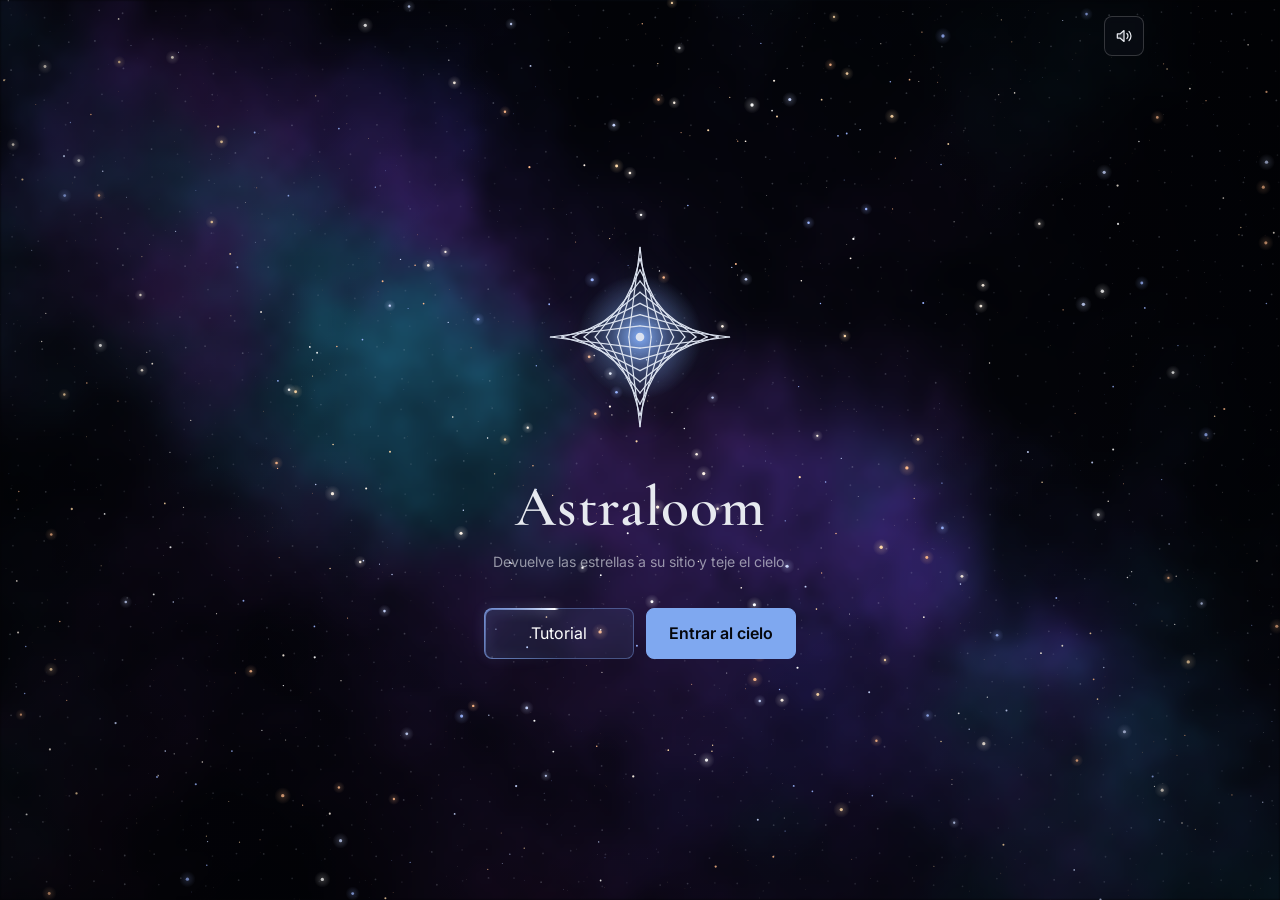
<file: index.html>
<!doctype html>
<html lang="es">
<head>
  <meta charset="utf-8">
  <meta name="viewport" content="width=device-width, initial-scale=1">
  <title>Astraloom</title>
  <meta name="description" content="Juego relajante de constelaciones: teje estrellas reales y despierta nebulosas. Sin tiempo ni derrota.">
  <link rel="icon" href="assets/favicon.svg" type="image/svg+xml">
  <link rel="preconnect" href="https://fonts.googleapis.com">
  <link rel="preconnect" href="https://fonts.gstatic.com" crossorigin>
  <link href="https://fonts.googleapis.com/css2?family=Cormorant+Garamond:wght@600&family=IBM+Plex+Mono:wght@400;500&family=Inter:wght@400;500;600&display=swap" rel="stylesheet">
  <link rel="stylesheet" href="estilos.css">
</head>
<body>
  <main id="app"><p class="cargando">Preparando el cielo…</p></main>
  <script src="assets/vendor/tone.js" defer></script>
  <script type="module" src="src/main.js"></script>
</body>
</html>
</file>
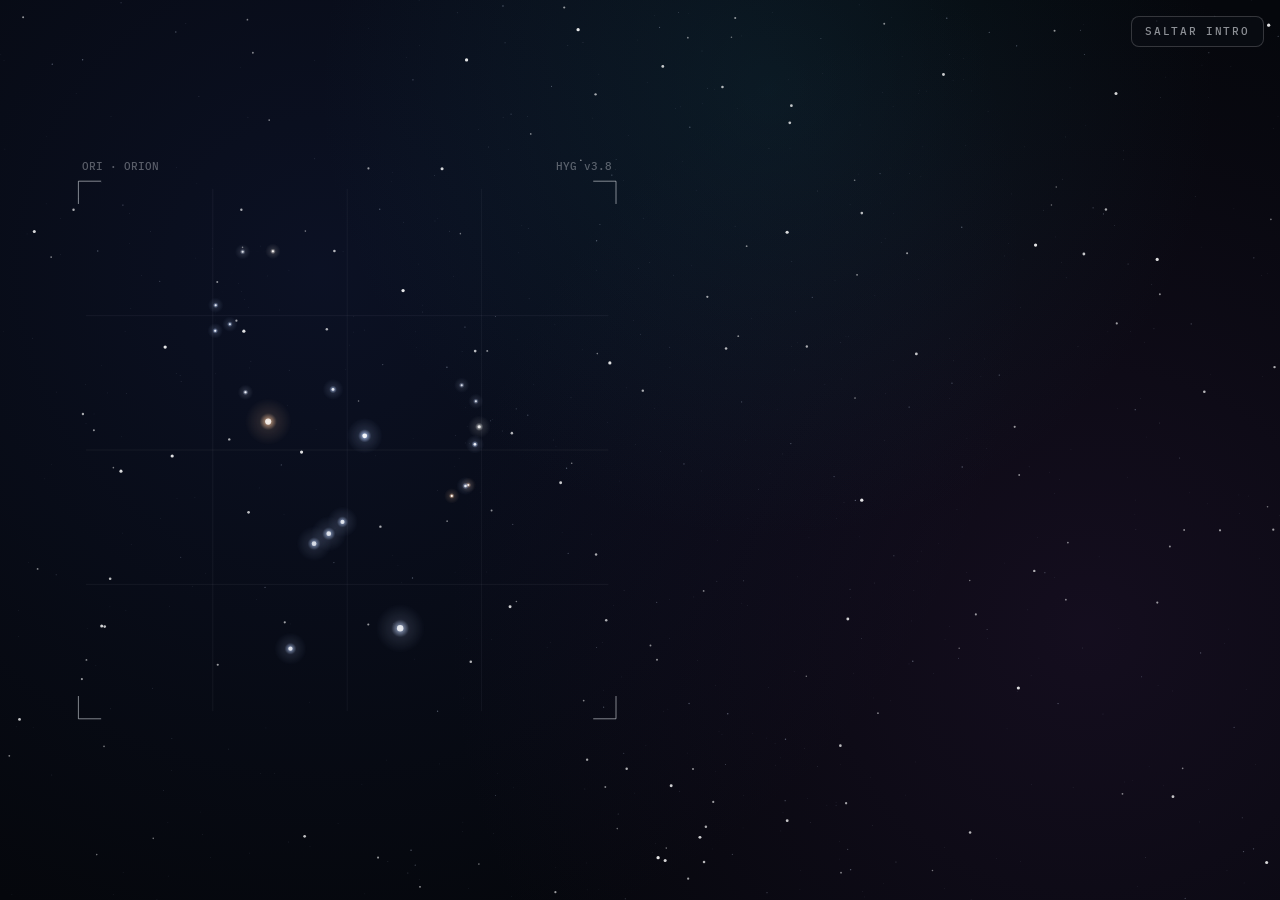
<file: intro.html>
<!doctype html>
<html lang="es">
<head>
<meta charset="utf-8">
<meta name="viewport" content="width=device-width, initial-scale=1, viewport-fit=cover">
<title>Astraloom · Intro</title>
<link rel="preconnect" href="https://fonts.googleapis.com">
<link rel="preconnect" href="https://fonts.gstatic.com" crossorigin>
<link href="https://fonts.googleapis.com/css2?family=Cormorant+Garamond:wght@600&family=IBM+Plex+Mono:wght@400;500&family=Inter:wght@200;300;400&display=swap" rel="stylesheet">
<style>
  /* Astraloom · intro animado, estilo observatorio: la figura real de Orión en un visor,
     y al lado, en letra limpia, lo que se hace en cada nivel. Ordena (Aprendiz), Teje
     (Tejedora) y Despierta (nace M42, la nebulosa que duerme en Orión). Al final, el logo. */
  :root { --noche: #05070c; --bruma: #e6e9ef; --bruma-suave: #e6e9ef99; --tenue: #e6e9ef59; --azul: #7fa8f0; color-scheme: dark; }
  * { box-sizing: border-box; }
  html, body { margin: 0; height: 100%; background: var(--noche); color: var(--bruma); overflow: hidden; font: 15px/1.5 'Inter', system-ui, sans-serif; }
  canvas { position: fixed; inset: 0; width: 100%; height: 100%; display: block; }

  /* Bloque de texto de cada escena */
  .panel { position: fixed; pointer-events: none; }
  .escena { position: absolute; inset: 0 auto auto 0; width: 100%; opacity: 0; transition: opacity .8s ease, transform .8s ease; }
  .escena.activa { opacity: 1; }
  .escena.sale { opacity: 0; transform: translateY(-10px); }
  .indice { display: flex; align-items: center; gap: .8rem; font: 500 .7rem/1 'IBM Plex Mono', monospace; letter-spacing: .24em; text-transform: uppercase; color: var(--azul); }
  .indice i { display: block; height: 1px; width: 0; background: var(--azul); opacity: .7; transition: width 1.2s cubic-bezier(.2, .8, .2, 1) .2s; }
  .activa .indice i { width: 48px; }
  .palabra { margin: .9rem 0 .7rem; font: 200 clamp(2rem, 4.8vw, 4.2rem)/1 'Inter', system-ui, sans-serif; text-transform: uppercase; letter-spacing: .26em; white-space: nowrap; }
  .palabra span { display: inline-block; opacity: 0; transform: translateY(.35em); filter: blur(6px);
    transition: opacity .9s ease, transform 1.1s cubic-bezier(.2, .8, .2, 1), filter .9s ease; transition-delay: calc(var(--i) * 70ms + .15s); }
  .activa .palabra span { opacity: 1; transform: none; filter: none; }
  .frase { margin: 0; font-weight: 300; font-size: clamp(.98rem, 2.6vw, 1.15rem); color: var(--bruma-suave); opacity: 0; transition: opacity 1s ease .7s; }
  .dato { margin-top: 1.4rem; display: flex; gap: 1.6rem; font: 400 .72rem/1.4 'IBM Plex Mono', monospace; letter-spacing: .12em; text-transform: uppercase; color: var(--tenue); opacity: 0; transition: opacity 1s ease 1s; }
  .dato b { display: block; font: 400 1.35rem/1.2 'IBM Plex Mono', monospace; letter-spacing: .04em; color: var(--bruma); font-variant-numeric: tabular-nums; }
  .activa .frase, .activa .dato { opacity: 1; }

  .final { position: fixed; left: 0; right: 0; text-align: center; padding: 0 16px; pointer-events: none; }
  .final > * { opacity: 0; transform: translateY(16px); transition: opacity 1s ease, transform 1.1s cubic-bezier(.2, .8, .2, 1); }
  .final > .marca { transform: translateY(-28px); } /* el nombre baja desde el logo */
  .final.visible > * { opacity: 1; transform: none; }
  .final.visible > :nth-child(2) { transition-delay: .35s; }
  .final.visible > :nth-child(3) { transition-delay: .8s; }
  .marca { font: 600 clamp(2.6rem, 9vw, 4.2rem)/1.1 'Cormorant Garamond', Georgia, serif; margin: 0; }
  .lema { color: var(--bruma-suave); margin: .3rem 0 1.6rem; font-size: clamp(.95rem, 3.4vw, 1.1rem); }
  .botones { display: flex; gap: .75rem; justify-content: center; flex-wrap: wrap; pointer-events: auto; }
  .boton { font: inherit; font-size: 1rem; padding: .75rem 1.2rem; min-width: 150px; border-radius: 8px; border: 1px solid #ffffff2e; background: #0a0d15b3; color: var(--bruma); cursor: pointer; text-decoration: none; }
  .boton:hover { border-color: #dce3f0; }
  .boton.principal { background: var(--azul); border-color: var(--azul); color: var(--noche); font-weight: 600; }
  .saltar { position: fixed; top: max(16px, env(safe-area-inset-top)); right: 16px; z-index: 2; font: 500 .7rem/1 'IBM Plex Mono', monospace; letter-spacing: .16em; text-transform: uppercase; padding: .6rem .9rem; border-radius: 8px; border: 1px solid #ffffff2e; background: #0a0d15b3; color: var(--bruma-suave); cursor: pointer; transition: opacity .6s; }
  .saltar:hover { color: #fff; border-color: #ffffff59; }
  .saltar.oculto { opacity: 0; pointer-events: none; }
</style>
</head>
<body>
<canvas id="cielo" aria-hidden="true"></canvas>
<button class="saltar" id="saltar">Saltar intro</button>
<div class="panel" id="panel" aria-live="polite">
  <section class="escena" data-n="0">
    <div class="indice"><span>01 / 03 · Aprendiz</span><i></i></div>
    <h2 class="palabra">Ordena</h2>
    <p class="frase">Devuelve cada estrella a su hueco.</p>
    <div class="dato"><span><b id="cuenta-estrellas">00 / 21</b>estrellas</span><span><b>Orion</b>constelación</span></div>
  </section>
  <section class="escena" data-n="1">
    <div class="indice"><span>02 / 03 · Tejedora</span><i></i></div>
    <h2 class="palabra">Teje</h2>
    <p class="frase">Une sus estrellas con hilos de luz.</p>
    <div class="dato"><span><b id="cuenta-hilos">00 / 24</b>hilos</span><span><b>AR 05h 30m</b>DEC +06° 28′</span></div>
  </section>
  <section class="escena" data-n="2">
    <div class="indice"><span>03 / 03 · Despertar</span><i></i></div>
    <h2 class="palabra">Despierta</h2>
    <p class="frase">Y nace lo que dormía en el cielo.</p>
    <div class="dato"><span><b>M42</b>Nebulosa de Orión</span><span><b>1.340</b>años luz</span></div>
  </section>
</div>
<div class="final" id="final">
  <h1 class="marca">Astraloom</h1>
  <p class="lema">Devuelve las estrellas a su sitio y teje el cielo.</p>
  <div class="botones">
    <button class="boton" id="repetir">Ver otra vez</button>
    <a class="boton principal" href="https://claude.ai/artifact/EiVPPhq5S6vF5J548GAdyu" target="_top">Entrar al cielo</a>
  </div>
</div>
<script type="module">
// La nebulosa del final es M42, pintada con el mismo código que el juego.
import { pintarObjeto } from './src/nebulosas.js';

const M42 = { id: 'M42', forma: 'nebulosa_difusa', colores: [
  { hex: '#e0476a', peso: 0.55 }, { hex: '#3fd0c0', peso: 0.25 }, { hex: '#6f8fe8', peso: 0.15 }, { hex: '#2a1c22', peso: 0.05 }] };

// Orión tal como lo proyecta el juego (contenido/datos, HYG v3.8 + Stellarium): [hip, x, y, magnitud, color].
const ESTRELLAS = [[22449,.779,.451,3.19,'#fffef9'],[22509,.772,.397,4.35,'#cadaff'],[22549,.77,.488,3.68,'#bdd2ff'],[22730,.756,.574,5.33,'#ffc393'],[22797,.75,.576,3.71,'#bbd1ff'],[22845,.742,.363,4.64,'#d0deff'],[23123,.721,.597,4.47,'#ffcea6'],[24436,.612,.877,.18,'#c6d8ff'],[25336,.537,.47,1.64,'#b7cfff'],[25930,.49,.652,2.25,'#bbd1ff'],[26207,.47,.372,3.39,'#bcd2ff'],[26311,.461,.677,1.69,'#bad1ff'],[26727,.43,.698,1.74,'#b9d0ff'],[27366,.38,.92,2.07,'#bcd1ff'],[27913,.343,.08,4.39,'#fff6ed'],[27989,.333,.44,.45,'#ffc99c'],[28614,.285,.378,4.12,'#d8e3ff'],[28716,.279,.081,4.64,'#dfe7ff'],[29038,.252,.234,4.42,'#bcd2ff'],[29426,.221,.248,4.45,'#bbd1ff'],[29434,.222,.194,4.95,'#bdd2ff']];
const LINEAS = [[26727,26311],[26311,25930],[29434,29426],[29434,28716],[28716,27913],[29426,29038],[29038,27913],[29426,28614],[28614,27989],[27989,26727],[26727,27366],[27366,24436],[24436,25930],[25930,25336],[25336,26207],[26207,27989],[25336,22449],[22449,22549],[22549,22730],[22730,22797],[22797,23123],[22449,22509],[22509,22845],[29038,28614]];
const OBJETO = [.469, .781]; // M42, bajo el cinturón

const lienzo = document.getElementById('cielo'), ctx = lienzo.getContext('2d');
const panel = document.getElementById('panel'), final = document.getElementById('final'), saltar = document.getElementById('saltar');
const escenas = [...panel.querySelectorAll('.escena')];
const cuentaEstrellas = document.getElementById('cuenta-estrellas'), cuentaHilos = document.getElementById('cuenta-hilos');
// Cada letra de la palabra entra por separado.
for (const p of panel.querySelectorAll('.palabra')) p.innerHTML = [...p.textContent].map((c, i) => `<span style="--i:${i}">${c}</span>`).join('');

// ---------- utilidades ----------
const clamp = (x, a = 0, b = 1) => Math.max(a, Math.min(b, x));
const tramo = (t, a, b) => clamp((t - a) / (b - a));
const suave = x => x * x * (3 - 2 * x);
const suave3 = x => x < .5 ? 4 * x * x * x : 1 - Math.pow(-2 * x + 2, 3) / 2;
const sale = x => 1 - Math.pow(1 - x, 3);
const entra = x => x * x * x;
function azar(s) { s >>>= 0; return () => ((s = (s * 1664525 + 1013904223) >>> 0) / 4294967296); }
const dos = n => String(n).padStart(2, '0');

// ---------- guion (segundos) ----------
const G = {
  figura: [.8, 2.2],      // la figura se dibuja tenue
  sueltan: [2.6, 3.5],    // las estrellas se sueltan
  vuelven: 3.7,           // y vuelven una a una (0,15 s entre una y otra)
  hilos: 8.0,             // hilos de luz (0,17 s entre uno y otro)
  llamada: 13.2, reunir: [14.2, 15.6], destello: 15.6, nebulosa: [15.8, 18.6],
  apagar: [19.4, 20.6], logo: 20.4, // el logo se teje en el centro
  sube: [23.4, 24.8], fin: 24.2,  // luego sube y el nombre baja a su sitio debajo
};
const ESCENA = [[2.4, 7.6], [7.6, 13.0], [13.0, 19.4]];

let W, H, dpr, S, ox, oy, fondo, nebulosa, sprites = {}, estrellas = [], chispas = [], vertical;
const porHip = new Map();

function sprite(hex) {
  if (sprites[hex]) return sprites[hex];
  const c = document.createElement('canvas'); c.width = c.height = 64;
  const g = c.getContext('2d'), grd = g.createRadialGradient(32, 32, 0, 32, 32, 32);
  grd.addColorStop(0, hex); grd.addColorStop(.12, hex + 'bb'); grd.addColorStop(.35, hex + '26'); grd.addColorStop(1, hex + '00');
  g.fillStyle = grd; g.fillRect(0, 0, 64, 64);
  return (sprites[hex] = c);
}

function preparar() {
  dpr = Math.min(2, devicePixelRatio || 1); W = innerWidth; H = innerHeight;
  lienzo.width = W * dpr; lienzo.height = H * dpr; ctx.setTransform(dpr, 0, 0, dpr, 0, 0);
  vertical = W < H * 1.1;
  // Visor cuadrado: arriba en el móvil, a la izquierda en pantallas anchas. El texto nunca lo pisa.
  if (vertical) {
    S = Math.min(W - 48, H * .5); ox = (W - S) / 2; oy = Math.max(64, H * .09);
    Object.assign(panel.style, { left: `${ox}px`, top: `${oy + S + 34}px`, width: `${S}px` });
  } else {
    S = Math.min(H * .72, W * .42); ox = Math.max(40, W * .5 - S - 24); oy = (H - S) / 2;
    Object.assign(panel.style, { left: `${W * .5 + 40}px`, top: `${oy + S * .26}px`, width: `${Math.min(520, W * .5 - 72)}px` });
  }
  final.style.top = `${vertical ? H * .5 : H * .56}px`;
  // fondo: espacio profundo con estrellas tenues
  fondo = document.createElement('canvas'); fondo.width = W * dpr; fondo.height = H * dpr;
  const g = fondo.getContext('2d'); g.scale(dpr, dpr); const r = azar(11);
  g.fillStyle = '#05070c'; g.fillRect(0, 0, W, H);
  for (const [x, y, rad, col] of [[.25, .3, .55, '#22357a'], [.85, .7, .5, '#4a2560'], [.6, .1, .35, '#1a5260']]) {
    const grd = g.createRadialGradient(x * W, y * H, 0, x * W, y * H, rad * Math.max(W, H));
    grd.addColorStop(0, col + '38'); grd.addColorStop(1, col + '00'); g.fillStyle = grd; g.fillRect(0, 0, W, H);
  }
  for (let i = 0, n = W * H / 1600; i < n; i++) {
    const b = Math.pow(r(), 5); g.globalAlpha = .2 + b * .7; g.fillStyle = b > .3 ? '#ffffff' : '#c9d6f0';
    g.beginPath(); g.arc(r() * W, r() * H, .35 + b * 1.3, 0, 7); g.fill();
  }
  g.globalAlpha = 1;
  // estrellas de Orión: posición en el visor y un sitio al que se sueltan
  const rr = azar(5);
  estrellas = ESTRELLAS.map(([hip, x, y, mag, color], i) => {
    const e = { hip, x: ox + S * (.06 + x * .88), y: oy + S * (.06 + y * .88), color,
      r: clamp(3.6 - mag * .62, 1.1, 3.6) * (S / 520), suelta: { x: ox + S * (.08 + rr() * .84), y: oy + S * (.08 + rr() * .84) }, fase: rr() * 6.28 };
    porHip.set(hip, e); return e;
  });
  // orden de vuelta: de izquierda a derecha, como quien va colocando
  estrellas.slice().sort((a, b) => a.x - b.x).forEach((e, k) => { e.vuelta = G.vuelven + k * .15; });
  chispas = Array.from({ length: 60 }, () => ({ a: rr() * 6.28, d: S * (.25 + rr() * .45), r0: rr() * .35, tono: ['#e0476a', '#3fd0c0', '#a9c4ff', '#ffffff'][(rr() * 4) | 0] }));
}

// ---------- dibujo ----------
function brillo(x, y, r, color, a, extra = 0) {
  if (a <= .01) return;
  const R = r * 7 * (1 + extra);
  ctx.globalAlpha = a; ctx.drawImage(sprite(color), x - R, y - R, 2 * R, 2 * R);
  ctx.fillStyle = '#fff'; ctx.beginPath(); ctx.arc(x, y, r * .9, 0, 7); ctx.fill(); ctx.globalAlpha = 1;
}

function visor(t, a) { // esquinas, retícula y rótulos, como en el juego
  if (a <= 0) return;
  const L = Math.min(26, S * .07), d = suave(tramo(t, .2, 1.4));
  ctx.strokeStyle = `rgba(230,233,239,${.55 * a})`; ctx.lineWidth = 1;
  for (const [x, y, sx, sy] of [[ox, oy, 1, 1], [ox + S, oy, -1, 1], [ox, oy + S, 1, -1], [ox + S, oy + S, -1, -1]]) {
    ctx.beginPath(); ctx.moveTo(x, y + sy * L * d); ctx.lineTo(x, y); ctx.lineTo(x + sx * L * d, y); ctx.stroke();
  }
  ctx.strokeStyle = `rgba(230,233,239,${.06 * a * d})`;
  for (let k = 1; k < 4; k++) {
    ctx.beginPath(); ctx.moveTo(ox + S * k / 4, oy + 8); ctx.lineTo(ox + S * k / 4, oy + S - 8); ctx.stroke();
    ctx.beginPath(); ctx.moveTo(ox + 8, oy + S * k / 4); ctx.lineTo(ox + S - 8, oy + S * k / 4); ctx.stroke();
  }
  ctx.font = `500 ${Math.max(9, S * .02)}px 'IBM Plex Mono', monospace`; ctx.fillStyle = `rgba(230,233,239,${.42 * a * d})`;
  ctx.textBaseline = 'top'; ctx.fillText('ORI · ORION', ox + 4, oy - 20);
  ctx.textAlign = 'right'; ctx.fillText('HYG v3.8', ox + S - 4, oy - 20); ctx.textAlign = 'left';
}

function fotograma(t) {
  ctx.globalAlpha = 1; ctx.drawImage(fondo, 0, 0, W, H);
  const apaga = 1 - suave(tramo(t, G.apagar[0], G.apagar[1])); // todo se recoge para el logo
  visor(t, apaga);
  const velo = suave(tramo(t, G.reunir[0] - .6, G.reunir[1])) * (1 - .6 * suave(tramo(t, G.destello + .6, G.nebulosa[1])));

  // la figura tenue, como guía (Aprendiz) y luego los hilos tejidos (Tejedora)
  const guia = suave(tramo(t, G.figura[0], G.figura[1])) * .16 * apaga;
  ctx.lineCap = 'round';
  LINEAS.forEach(([a, b], j) => {
    const A = porHip.get(a), B = porHip.get(b);
    const inicio = G.hilos + j * .17, u = sale(tramo(t, inicio, inicio + .4));
    const dib = tramo(t, G.figura[0] + j * .05, G.figura[0] + j * .05 + .4);
    if (guia > 0) { ctx.strokeStyle = `rgba(190,205,235,${guia * dib * (1 - u)})`; ctx.lineWidth = 1; ctx.setLineDash([2, 5]);
      ctx.beginPath(); ctx.moveTo(A.x, A.y); ctx.lineTo(B.x, B.y); ctx.stroke(); ctx.setLineDash([]); }
    if (u > 0) {
      const pulso = 1 + .5 * Math.exp(-Math.pow((t - (G.hilos + LINEAS.length * .17 + .8)) / .35, 2)); // brilla al completarse
      ctx.strokeStyle = `rgba(220,232,255,${.8 * apaga * (1 - .35 * velo) * Math.min(1, pulso)})`;
      ctx.lineWidth = Math.max(1, S * .0028) * pulso; ctx.shadowColor = 'rgba(143,180,255,.9)'; ctx.shadowBlur = 6 * pulso;
      const x = A.x + (B.x - A.x) * u, y = A.y + (B.y - A.y) * u;
      ctx.beginPath(); ctx.moveTo(A.x, A.y); ctx.lineTo(x, y); ctx.stroke(); ctx.shadowBlur = 0;
      if (u < 1) brillo(x, y, S * .004, '#8fb4ff', .9);
    }
  });
  if (t > G.hilos) cuentaHilos.textContent = `${dos(LINEAS.filter((_, j) => t > G.hilos + j * .17 + .4).length)} / ${LINEAS.length}`;

  // huecos y estrellas
  let colocadas = 0;
  for (const e of estrellas) {
    const huecoA = tramo(t, G.sueltan[0], G.sueltan[1]) * (1 - tramo(t, e.vuelta + .5, e.vuelta + 1.4)) * apaga;
    if (huecoA > 0) { ctx.strokeStyle = `rgba(127,168,240,${.55 * huecoA})`; ctx.lineWidth = 1; ctx.beginPath(); ctx.arc(e.x, e.y, Math.max(5, e.r * 2.6), 0, 7); ctx.stroke(); }
    // se suelta y vuelve por una curva suave
    const fuera = suave3(tramo(t, G.sueltan[0], G.sueltan[1])), vuelve = suave3(tramo(t, e.vuelta, e.vuelta + .75));
    const deriva = { x: e.suelta.x + Math.sin(t * .6 + e.fase) * S * .01, y: e.suelta.y + Math.cos(t * .5 + e.fase) * S * .01 };
    let x = e.x + (deriva.x - e.x) * fuera, y = e.y + (deriva.y - e.y) * fuera;
    if (vuelve > 0) { const mx = (x + e.x) / 2 + (y - e.y) * .2, my = (y + e.y) / 2 + (e.x - x) * .2;
      x = (1 - vuelve) ** 2 * x + 2 * (1 - vuelve) * vuelve * mx + vuelve ** 2 * e.x; y = (1 - vuelve) ** 2 * y + 2 * (1 - vuelve) * vuelve * my + vuelve ** 2 * e.y; }
    if (t > e.vuelta + .75) colocadas++;
    const chispa = clamp(1 - Math.abs(t - (e.vuelta + .75)) / .3);
    // al despertar, las estrellas siguen ahí pero más tenues bajo la nebulosa
    const a = suave(tramo(t, .3, 1.3)) * apaga * (1 - .45 * velo) * (.88 + .12 * Math.sin(t * 2 + e.fase));
    brillo(x, y, e.r, e.color, a, chispa * .8);
    if (chispa > 0 && chispa < 1 && t > e.vuelta + .75) { ctx.strokeStyle = `rgba(220,232,255,${chispa * .7})`; ctx.beginPath(); ctx.arc(e.x, e.y, Math.max(5, e.r * 2.6) * (2 - chispa), 0, 7); ctx.stroke(); }
  }
  if (t > G.vuelven && t < G.hilos) cuentaEstrellas.textContent = `${dos(colocadas)} / ${estrellas.length}`;

  despertar(t, velo, apaga);
  logo(t);
}

function despertar(t, velo, apaga) {
  const cx = ox + S * (.06 + OBJETO[0] * .88), cy = oy + S * (.06 + OBJETO[1] * .88);
  // llamada: el sitio del objeto late con su color
  const l = tramo(t, G.llamada, G.llamada + .8) * (1 - tramo(t, G.reunir[1], G.reunir[1] + .3));
  if (l > 0) { const p = .7 + .3 * Math.sin((t - G.llamada) * 4); brillo(cx, cy, S * .006, '#e0476a', l * p * .9, 1.5); }
  // chispas que se reúnen
  const u = tramo(t, G.reunir[0], G.reunir[1]);
  if (u > 0 && u < 1) for (const c of chispas) {
    const v = clamp((u - c.r0) / (1 - c.r0)), k = 1 - entra(v);
    brillo(cx + Math.cos(c.a) * c.d * k, cy + Math.sin(c.a) * c.d * k, S * .003, c.tono, Math.sin(Math.PI * Math.min(1, v * 1.1)) * .95);
  }
  // destello y onda
  const f = tramo(t, G.destello, G.destello + 1.5);
  if (f > 0 && f < 1) {
    brillo(cx, cy, S * .02 * (1 + f * 2), '#ffffff', (1 - f) * .9);
    ctx.strokeStyle = `rgba(224,71,106,${(1 - f) * .6})`; ctx.lineWidth = 2 * (1 - f) + .3;
    ctx.beginPath(); ctx.arc(cx, cy, 6 + S * .55 * sale(f), 0, 7); ctx.stroke();
  }
  // la nebulosa crece en su sitio real, bajo el cinturón
  const n = suave3(tramo(t, G.nebulosa[0], G.nebulosa[1]));
  if (n > 0 && nebulosa) {
    const lado = S * .5 * (.2 + .8 * n);
    ctx.globalAlpha = n * apaga; ctx.globalCompositeOperation = 'lighter';
    ctx.drawImage(nebulosa, cx - lado / 2, cy - lado / 2, lado, lado);
    ctx.globalCompositeOperation = 'source-over'; ctx.globalAlpha = 1;
    // anotación de catálogo, como en una foto de la NASA
    const an = suave(tramo(t, G.nebulosa[0] + 1.6, G.nebulosa[0] + 2.4)) * apaga;
    if (an > 0) {
      // una marca corta junto al objeto: dos trazos de mira y su número de catálogo
      const m = S * .045, g2 = S * .02;
      ctx.strokeStyle = `rgba(230,233,239,${.6 * an})`; ctx.lineWidth = 1;
      ctx.beginPath(); ctx.moveTo(cx - m - g2, cy); ctx.lineTo(cx - m, cy); ctx.moveTo(cx, cy + m); ctx.lineTo(cx, cy + m + g2); ctx.stroke();
      ctx.font = `500 ${Math.max(9, S * .021)}px 'IBM Plex Mono', monospace`; ctx.fillStyle = `rgba(230,233,239,${.8 * an})`;
      ctx.textAlign = 'right'; ctx.textBaseline = 'middle'; ctx.fillText('M42', cx - m - g2 - 6, cy); ctx.textAlign = 'left';
    }
  }
}

// El símbolo del logo: cuatro cuartos de 8 hilos, tejidos uno a uno, como en la entrada del juego.
function logo(t) {
  const u0 = G.logo; if (t < u0) return;
  const lado = Math.min(Math.min(W, H) * .36, 230), cx = W / 2, k = lado / 100;
  // se teje en el centro de la pantalla y después sube para dejar sitio al nombre
  const arriba = (vertical ? H * .5 : H * .56) - lado * .72;
  const cy = H / 2 + (arriba - H / 2) * suave(tramo(t, G.sube[0], G.sube[1]));
  ctx.lineCap = 'round'; ctx.lineWidth = Math.max(.7, .5 * k); ctx.strokeStyle = 'rgba(220,227,240,.95)';
  let i = 0;
  for (let j = 0; j < 8; j++) {
    const v = 4.6667 * (8 - j), hz = 4.6667 * (j + 1);
    for (const [sx, sy] of [[1, 1], [1, -1], [-1, -1], [-1, 1]]) {
      const u = sale(tramo(t, u0 + i * .055, u0 + i * .055 + .45)); i++;
      if (u <= 0) continue;
      ctx.beginPath(); ctx.moveTo(cx, cy + sy * v * k); ctx.lineTo(cx + sx * hz * u * k, cy + sy * v * (1 - u) * k); ctx.stroke();
    }
  }
  const nucleo = tramo(t, u0 + 32 * .055, u0 + 32 * .055 + .8);
  if (nucleo > 0) {
    const resp = .82 + .18 * Math.sin((t - u0) * .9);
    const grd = ctx.createRadialGradient(cx, cy, 0, cx, cy, 26 * k);
    grd.addColorStop(0, `rgba(127,168,240,${.6 * nucleo * resp})`); grd.addColorStop(.45, `rgba(127,168,240,${.22 * nucleo * resp})`); grd.addColorStop(1, 'rgba(127,168,240,0)');
    ctx.fillStyle = grd; ctx.beginPath(); ctx.arc(cx, cy, 26 * k, 0, 7); ctx.fill();
    brillo(cx, cy, 1.8 * Math.max(1, k * .5), '#dce3f0', nucleo);
  }
}

// ---------- reloj, textos y controles ----------
let inicio = 0, escenaActual = -1, finalVisible = false;
function textos(t) {
  const i = ESCENA.findIndex(([a, b]) => t >= a && t < b);
  if (i !== escenaActual) {
    escenas.forEach((e, k) => { e.classList.toggle('sale', k === escenaActual); e.classList.toggle('activa', k === i); if (k !== i && k !== escenaActual) e.classList.remove('sale'); });
    escenaActual = i;
  }
  const f = t >= G.fin;
  if (f !== finalVisible) { finalVisible = f; final.classList.toggle('visible', f); saltar.classList.toggle('oculto', f); }
}
function bucle(ahora) { const t = (ahora - inicio) / 1000; fotograma(t); textos(t); requestAnimationFrame(bucle); }
function reiniciar(desde = 0) {
  inicio = performance.now() - desde * 1000; escenaActual = -2;
  cuentaEstrellas.textContent = `00 / ${ESTRELLAS.length}`; cuentaHilos.textContent = `00 / ${LINEAS.length}`;
}
saltar.addEventListener('click', () => reiniciar(G.apagar[1]));
document.getElementById('repetir').addEventListener('click', () => reiniciar(0));
let espera = 0; addEventListener('resize', () => { clearTimeout(espera); espera = setTimeout(preparar, 200); });

(document.fonts?.ready || Promise.resolve()).catch(() => {}).then(() => {
  preparar();
  nebulosa = pintarObjeto(M42, 900, 1.3); // se pinta antes de empezar, para que nada se trabe luego
  reiniciar(0); requestAnimationFrame(bucle);
});
</script>
</body>
</html>
</file>
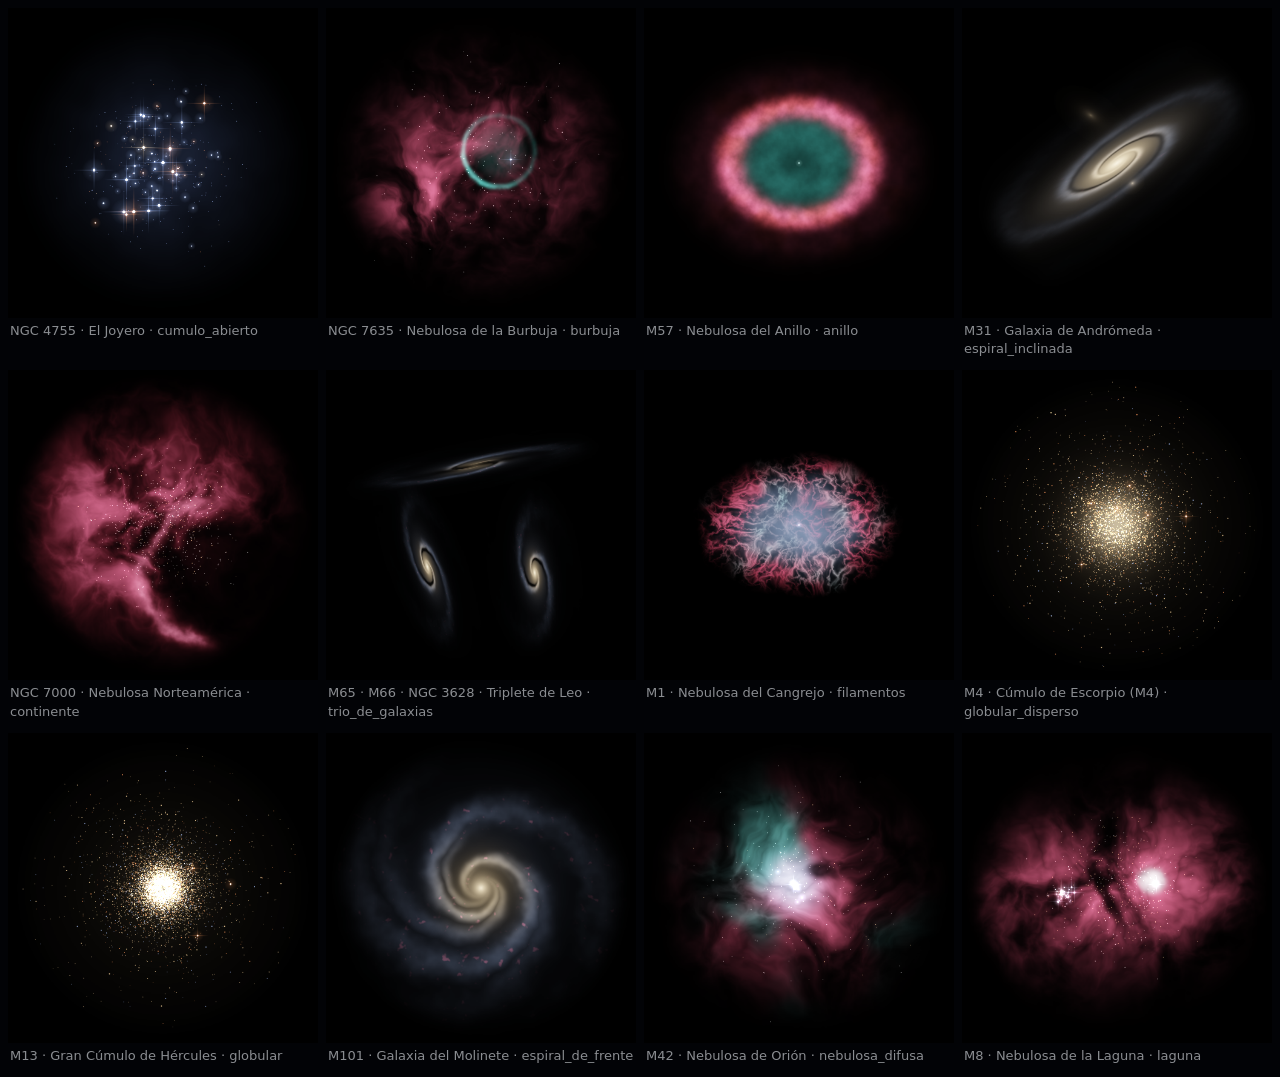
<file: pruebas/galeria.html>
<!doctype html>
<html lang="es">
<head>
  <meta charset="utf-8">
  <title>Astraloom · galería de objetos</title>
  <style>
    body { margin: 0; background: #020306; color: #e6e9ef; font: 13px/1.4 system-ui, sans-serif; }
    main { display: grid; grid-template-columns: repeat(4, 1fr); gap: 8px; padding: 8px; }
    figure { margin: 0; }
    canvas { width: 100%; height: auto; display: block; background: #000; }
    figcaption { padding: 4px 2px; color: #e6e9ef99; }
  </style>
</head>
<body>
  <!-- Herramienta de trabajo: pinta los 12 objetos juntos para revisarlos.
       Se abre con un servidor local en la raíz del proyecto: /pruebas/galeria.html -->
  <main id="galeria"></main>
  <script type="module">
    import { cargarJuego } from '../src/datos.js';
    import { pintarObjeto } from '../src/nebulosas.js';
    const juego = await cargarJuego('../contenido/datos');
    const lado = Number(new URLSearchParams(location.search).get('lado')) || 512;
    for (const n of juego.niveles) {
      const o = n.tejedora.objeto;
      const fig = document.createElement('figure');
      fig.appendChild(pintarObjeto(o, lado, 1.3));
      fig.insertAdjacentHTML('beforeend', `<figcaption>${o.id} · ${o.nombre} · ${o.forma}</figcaption>`);
      document.getElementById('galeria').appendChild(fig);
      await new Promise(r => setTimeout(r, 0));
    }
    document.body.dataset.listo = '1';
  </script>
</body>
</html>
</file>
<file: estilos.css>
/* Astraloom · estilos del prototipo v0.2 (provisionales hasta la fase 4).
   Estilo de observatorio: fondo casi negro, paneles sobrios, letra sin serifa
   para los títulos y monoespaciada para los datos. Cormorant solo en la marca. */
:root {
  --noche: #05070c;
  --panel: #0a0d15cc;
  --linea: #ffffff14;
  --plata: #dce3f0;
  --bruma: #e6e9ef;
  --bruma-suave: #e6e9ef99;
  --azul: #7fa8f0;
  --marca: 'Cormorant Garamond', Georgia, serif;
  --titulo: 'Inter', system-ui, sans-serif;
  --texto: 'Inter', system-ui, -apple-system, 'Segoe UI', sans-serif;
  --datos: 'IBM Plex Mono', ui-monospace, monospace;
  color-scheme: dark; /* el juego es siempre nocturno */
}

* { box-sizing: border-box; }
html, body { margin: 0; }
body {
  background: radial-gradient(ellipse at top, #0c111c 0%, var(--noche) 55%) fixed, var(--noche);
  color: var(--bruma);
  font: 15px/1.6 var(--texto);
  min-height: 100vh;
}
#app { max-width: 1040px; margin: 0 auto; padding-block: 16px 40px; padding-left: max(16px, env(safe-area-inset-left, 0px)); padding-right: max(16px, env(safe-area-inset-right, 0px)); }
h1, h2, h3 { font-family: var(--titulo); font-weight: 500; letter-spacing: -.015em; line-height: 1.2; margin: 0; }
h1 { font-size: 1.6rem; }
h2 { font-size: 1.5rem; }
h3 { font-size: 1.15rem; margin-top: 1rem; }
p { margin: .5rem 0; }
a { color: var(--azul); }
.sub { color: var(--bruma-suave); margin: .15rem 0; }
.eyebrow { font-family: var(--datos); text-transform: uppercase; letter-spacing: .14em; font-size: .7rem; color: var(--azul); margin: 0 0 .25rem; }
.cargando, .error { text-align: center; margin-top: 30vh; color: var(--bruma-suave); }

/* Botones */
.boton {
  display: inline-block; padding: .5rem .95rem; border-radius: 8px;
  border: 1px solid #ffffff2e; background: transparent; color: var(--bruma);
  font: inherit; text-decoration: none; cursor: pointer; transition: background .2s, border-color .2s;
}
.boton:hover { background: #ffffff0d; border-color: var(--plata); }
/* Botones del atlas: con icono, fondo y borde azulados para que se lean como botón */
.boton-atlas { display: inline-flex; align-items: center; justify-content: center; gap: .5rem; background: #7fa8f01f; border-color: #7fa8f080; color: #fff; font-weight: 500; }
.boton-atlas:hover { background: #7fa8f033; border-color: var(--azul); }
.boton-atlas .icono { width: 18px; height: 18px; flex: none; fill: none; stroke: var(--azul); stroke-width: 1.5; stroke-linejoin: round; }
.boton-atlas .icono .brillo { fill: var(--azul); stroke: none; }
.boton.principal { background: var(--azul); border-color: var(--azul); color: var(--noche); font-weight: 600; }
.boton.principal:hover { background: #a3c0f5; }
.boton.hecho { border-color: #7fa8f088; color: var(--azul); }
.boton.bloqueado { opacity: .35; cursor: not-allowed; }
.boton:disabled { opacity: .5; cursor: default; }
.enlace { background: none; border: 0; color: var(--bruma-suave); font: inherit; text-decoration: underline; cursor: pointer; padding: 0; }
.acciones { display: flex; flex-wrap: wrap; gap: .6rem; margin: 1rem 0; }

/* Inicio */
.portada { display: flex; align-items: center; gap: 1rem; margin: 1rem 0 .5rem; }
.marca { font-family: var(--marca); font-weight: 600; font-size: 2.6rem; letter-spacing: .02em; }
.rejilla { list-style: none; padding: 0; margin: 0; display: grid; gap: 14px; grid-template-columns: repeat(auto-fill, minmax(220px, 1fr)); }
.tarjeta-const .estado { font-size: .9rem; min-height: 1.4em; }
/* Los dos niveles, uno al lado del otro y siempre al pie de la tarjeta (todas alinean igual) */
.niveles { display: grid; grid-template-columns: 1fr 1fr; gap: .5rem; margin-top: auto; padding-top: .75rem; }
.niveles .boton { text-align: center; white-space: nowrap; padding-inline: .5rem; }
.tarjeta-const { display: flex; flex-direction: column; }
.pie { margin-top: 2rem; font-size: .8rem; color: var(--bruma-suave); }
.confirmar { display: flex; flex-wrap: wrap; align-items: center; gap: .6rem; margin-bottom: .75rem; font-size: .95rem; color: var(--bruma); }
.boton:focus-visible, .enlace:focus-visible, .migas a:focus-visible, .tarjeta-objeto:focus-visible { outline: 2px solid var(--azul); outline-offset: 2px; }

/* Pantalla de juego: cielo grande arriba y tarjeta debajo (los textos nunca pisan el cielo) */
.barra { display: flex; flex-direction: column; gap: .35rem; margin-bottom: .9rem; }
.migas { display: flex; align-items: center; gap: .5rem; font: 500 .8rem/1 var(--datos); letter-spacing: .12em; text-transform: uppercase; }
.migas a { text-decoration: none; color: var(--bruma); padding: .55rem .9rem; border: 1px solid #ffffff2e; border-radius: 8px; background: #0a0d15b3; backdrop-filter: blur(4px); transition: color .25s, border-color .25s, box-shadow .25s; }
.migas a:first-child::before { content: '← '; }
.migas a:hover { color: #fff; border-color: #ffffff40; }
.migas span { color: #ffffff33; }
/* Cielo (60 %) e información (40 %) uno al lado del otro, con el mismo alto fijo:
   todo cabe en la pantalla y la tarjeta hace scroll por dentro si la ficha es larga. */
.escena { display: grid; grid-template-columns: minmax(0, 3fr) minmax(0, 2fr); gap: 14px; height: max(420px, calc(100svh - 168px)); }
.cielo {
  min-width: 0; height: 100%; border-radius: 12px;
  background: radial-gradient(circle at 50% 40%, #0b111e, #03050a 75%);
  border: 1px solid var(--linea); overflow: hidden;
}
.cielo-svg, .mini { width: 100%; height: 100%; display: block; touch-action: none; user-select: none; }
.tarjeta { min-width: 0; height: 100%; overflow-y: auto; background: var(--panel); border: 1px solid var(--linea); border-radius: 12px; padding: 16px 20px; }
/* En el móvil no caben de lado: cielo cuadrado arriba y tarjeta debajo. */
@media (max-width: 720px) {
  .escena { display: flex; flex-direction: column; height: auto; }
  .cielo { width: 100%; height: auto; aspect-ratio: 1; }
  .tarjeta { height: auto; min-height: 64px; }
}

/* Estrellas, huecos e hilos */
.estrella { transition: opacity .3s; }
.suelta { cursor: grab; }
.suelta.cogida { cursor: grabbing; }
.hueco { fill: none; stroke: var(--plata); stroke-opacity: .35; stroke-width: 1.5; stroke-dasharray: 3 4; transition: stroke-opacity .2s, stroke-width .2s; }
.hueco.atrae { stroke-opacity: .9; stroke-width: 2.5; stroke: var(--azul); }
.hueco.destino { stroke: var(--azul); stroke-opacity: .95; stroke-width: 2.5; stroke-dasharray: none; filter: url(#brillo); animation: late 1.2s ease-in-out infinite; }
.hueco.lleno { stroke-opacity: 0; }
.aro { fill: none; stroke: var(--azul); stroke-width: 2.5; opacity: 0; transition: opacity .2s; }
.cogida .aro { opacity: .95; filter: url(#brillo); }
.cogida > circle:nth-child(2) { filter: url(#brillo) brightness(1.6); }
.hilo { stroke: var(--plata); stroke-linecap: round; }
.hilo.guia { stroke-opacity: .14; stroke-width: 1.5; stroke-dasharray: 5 7; }
.hilo.tejido { stroke-opacity: .85; stroke-width: 2.2; filter: url(#brillo); }
.hilo.temporal { stroke: var(--azul); stroke-opacity: .7; stroke-width: 2; }
.hilo.deshecho { stroke: var(--bruma); stroke-width: 1.5; }
.hilo.insinuado { stroke: var(--azul); stroke-opacity: .55; stroke-width: 2; stroke-dasharray: 4 6; }
.figura { pointer-events: none; }
.figura .hilo.guia { stroke-opacity: .3; }
.elegida circle:nth-child(2) { stroke: var(--azul); stroke-width: 3; }
.completa .hilo.tejido { stroke-opacity: 1; stroke: #ffffff; }
.completa .hilo.guia { stroke-opacity: 0; }
.hilo.brillo { stroke: #ffffff; stroke-width: 3; stroke-opacity: .95; filter: url(#brillo); }
.completa .celebra { animation: resplandor 2.4s ease-in-out; }
@keyframes resplandor { 0% { opacity: 1; } 40% { opacity: .35; } 100% { opacity: 1; } }
.llamada { cursor: pointer; outline: none; }
.llamada-halo { animation: llamada 2.6s ease-in-out infinite; transform-box: fill-box; transform-origin: center; }
.llamada-aro { animation: llamada-aro 2.6s ease-out infinite; transform-box: fill-box; transform-origin: center; }
.llamada:focus-visible .llamada-zona { stroke: var(--plata); stroke-width: 2; stroke-dasharray: 4 6; }
@keyframes llamada { 0%, 100% { opacity: .55; transform: scale(.85); } 50% { opacity: 1; transform: scale(1.15); } }
@keyframes llamada-aro { 0% { opacity: .9; transform: scale(.6); } 100% { opacity: 0; transform: scale(2.2); } }

.encaja { animation: encaje .6s ease-out; transform-box: fill-box; }
@keyframes encaje { 0% { filter: brightness(2.2); } 100% { filter: none; } }
.late { animation: late 1.6s ease-in-out infinite; transform-box: fill-box; transform-origin: center; }
.estrella.late > circle { animation: late-brillo 1.6s ease-in-out infinite; transform-box: fill-box; transform-origin: center; }
@keyframes late { 0%, 100% { opacity: 1; } 50% { opacity: .45; } }
@keyframes late-brillo { 0%, 100% { transform: scale(1); } 50% { transform: scale(1.7); } }

/* Ficha y atlas */
.ficha .cat { font-family: var(--texto); font-size: .85rem; color: var(--bruma-suave); font-weight: 400; }
.datos { display: flex; gap: 2rem; margin: .75rem 0; }
.datos dt { font-size: .75rem; color: var(--bruma-suave); text-transform: uppercase; letter-spacing: .08em; }
.datos dd { margin: 0; }
.colores { list-style: none; padding: 0; margin: .5rem 0 0; display: grid; gap: .4rem; font-size: .92rem; }
.colores li { display: flex; gap: .6rem; align-items: center; }
.muestra { width: 18px; height: 18px; border-radius: 50%; flex: none; border: 1px solid #ffffff33; }

@media (prefers-reduced-motion: reduce) {
  .late, .estrella.late > circle, .encaja, .completa .celebra, .llamada-aro { animation: none; }
  .llamada-halo { animation: none; opacity: .9; }
}

/* Contador de progreso: píldora a todo el ancho con una línea de luz que recorre su borde */
.tarjeta { display: flex; flex-direction: column; }
.contador {
  position: relative; isolation: isolate; flex: none; min-height: 52px; border-radius: 999px; margin-bottom: 14px;
  display: grid; place-items: center; padding: 8px 26px;
  background: #03050a; transition: box-shadow .6s;
}
.contador-relleno {
  position: absolute; inset: 0 auto 0 0; width: 0; border-radius: inherit;
  background: linear-gradient(90deg, #7fa8f00d, #7fa8f033); transition: width .7s ease;
}
.contador-textos { position: relative; display: flex; flex-direction: column; align-items: center; text-align: center; }
.contador-detalle { font-size: .85rem; color: var(--bruma-suave); }
.contador-detalle:empty { display: none; }
.contador-texto { font-family: var(--datos); font-size: 1.05rem; letter-spacing: .04em; font-variant-numeric: tabular-nums; }
.contador.lleno { box-shadow: 0 0 18px #7fa8f022; }
.contador.lleno .contador-relleno { background: linear-gradient(90deg, #7fa8f033, #7fa8f066); }

/* Invitación a Tejedora al terminar Aprendiz */
.misterio-texto { margin: 1rem 0 .25rem; padding: 12px 16px; border-radius: 10px; border: 1px solid #7fa8f033; background: #7fa8f00a; }
.misterio-texto p { margin: .25rem 0; }

/* Borde de luz: un degradado frío que gira por el borde, con un halo suave detrás
   (como el campo de texto de Stitch). Se añade con bordeLuz() en adornos.js. */
@property --giro { syntax: '<angle>'; inherits: true; initial-value: 0deg; }
@keyframes giro { to { --giro: 360deg; } }
.con-luz { position: relative; }
.borde-luz { position: absolute; inset: -1px; border-radius: inherit; pointer-events: none; animation: giro var(--vuelta, 6s) linear infinite; }
.aro-luz {
  position: absolute; inset: 0; border-radius: inherit; padding: var(--grosor, 1.5px);
  background: conic-gradient(from var(--giro), transparent 0deg 170deg, #7fa8f033 220deg, #8fb4ff99 290deg, #dce8ff 335deg, #ffffff 350deg, transparent 360deg);
  -webkit-mask: linear-gradient(#000 0 0) content-box, linear-gradient(#000 0 0); -webkit-mask-composite: xor;
  mask: linear-gradient(#000 0 0) content-box exclude, linear-gradient(#000 0 0);
}
.halo-luz { position: absolute; inset: 0; border-radius: inherit; filter: blur(6px); opacity: .5; }
.halo-luz .aro-luz { --grosor: 3px; }
@media (prefers-reduced-motion: reduce) { .borde-luz { animation: none; --giro: 120deg; } }

/* Inicio: cada tarjeta muestra su figura. Las terminadas se tiñen del color de su
   objeto, que brilla detrás de la figura, y llevan el borde de luz. */
.tarjeta-const {
  --tono: #7fa8f0; position: relative; border-radius: 14px; padding: 12px 14px 16px;
  background: var(--panel); border: 1px solid var(--linea);
}
.ventana { position: relative; aspect-ratio: 16 / 10; margin: -2px -4px 10px; border-radius: 8px; overflow: hidden; border: 1px solid #ffffff0d;
  background: radial-gradient(circle at 50% 45%, #0b111e, #03050a 80%); }
.mini-figura { width: 100%; height: 100%; display: block; }
.mini-hilos line { stroke: var(--plata); stroke-width: .5; stroke-linecap: round; stroke-opacity: .55; }
.mini-estrellas circle { opacity: .9; }
.pendiente .mini-estrellas circle { opacity: .35; }
.despierta .mini-hilos line { stroke: #fff; stroke-opacity: .95; stroke-width: .6; filter: drop-shadow(0 0 1px var(--tono)); }
.tarjeta-const.despierta {
  --vuelta: 9s; border-color: transparent;
  background: radial-gradient(120% 70% at 50% 0%, color-mix(in srgb, var(--tono) 9%, transparent), transparent 70%), var(--panel);
  box-shadow: 0 10px 36px -18px color-mix(in srgb, var(--tono) 40%, transparent);
}
.tarjeta-const.despierta .estado { color: color-mix(in srgb, var(--tono) 35%, white); }
.sello {
  position: absolute; top: 20px; right: 22px; padding: .15rem .5rem; border-radius: 4px; font: 500 .65rem/1.6 var(--datos); letter-spacing: .12em; text-transform: uppercase;
  background: #03050acc; border: 1px solid #ffffff26; color: #fff; backdrop-filter: blur(4px);
}

/* Atlas: tarjetas de cristal con un portal redondo donde flota cada objeto. */
.atlas-progreso { display: flex; flex-wrap: wrap; gap: 8px; margin: -.25rem 0 1.25rem; }
.atlas-progreso span { width: 9px; height: 9px; border-radius: 50%; background: #dce3f022; }
.atlas-progreso span.viva { background: var(--tono); box-shadow: 0 0 10px var(--tono); }
.rejilla.atlas { --tono: #7fa8f0; gap: 18px; grid-template-columns: repeat(auto-fill, minmax(210px, 1fr)); }
.tarjeta-objeto {
  display: block; height: 100%; text-decoration: none; color: inherit; border-radius: 14px; padding: 14px;
  background: radial-gradient(90% 60% at 50% 25%, color-mix(in srgb, var(--tono) 7%, transparent), transparent 75%), var(--panel);
  border: 1px solid var(--linea); backdrop-filter: blur(6px);
  transition: transform .5s cubic-bezier(.2, .8, .2, 1), box-shadow .5s;
}
.tarjeta-objeto .borde-luz { opacity: .35; transition: opacity .5s; --vuelta: 10s; }
a.tarjeta-objeto:hover { transform: translateY(-4px); box-shadow: 0 18px 44px -14px color-mix(in srgb, var(--tono) 60%, transparent); }
a.tarjeta-objeto:hover .borde-luz { opacity: 1; }
.portal {
  aspect-ratio: 1; border-radius: 50%; overflow: hidden; margin: 4px auto 12px; width: 86%;
  background: radial-gradient(circle, color-mix(in srgb, var(--tono) 6%, #070a12) 0%, #020308 70%);
  box-shadow: inset 0 0 0 1px #ffffff12, 0 0 28px -10px color-mix(in srgb, var(--tono) 45%, transparent);
}
.portal .mini { transition: transform 1.2s cubic-bezier(.2, .8, .2, 1); }
a.tarjeta-objeto:hover .portal .mini { transform: scale(1.08) rotate(4deg); }
.pie-objeto { text-align: center; }
.pie-objeto h2 { font-size: 1.25rem; }
.pie-objeto .eyebrow { color: color-mix(in srgb, var(--tono) 40%, white); }
.tarjeta-objeto.dormido { background: #ffffff05; border-style: dashed; border-color: #dce3f022; }
.tarjeta-objeto.dormido .portal { background: radial-gradient(circle, #080c16, #020308 70%); animation: respira 4s ease-in-out infinite; }
.tarjeta-objeto.dormido .eyebrow { color: var(--bruma-suave); }
.tarjeta-objeto.dormido h2, .tarjeta-objeto.dormido .sub { opacity: .7; }
a.tarjeta-objeto.dormido:hover { box-shadow: none; border-color: #7fa8f066; }
@keyframes respira { 0%, 100% { box-shadow: inset 0 0 0 1px #ffffff0d; } 50% { box-shadow: inset 0 0 0 1px #ffffff1a, 0 0 26px -6px #7fa8f066; } }
@media (prefers-reduced-motion: reduce) { .tarjeta-objeto.dormido .portal { animation: none; } }

/* Fondo vivo: espacio profundo pintado (fondo.js) que se acerca muy despacio y puntitos que reaccionan al puntero */
#app { position: relative; z-index: 1; }
.fondo { position: fixed; inset: 0; z-index: 0; pointer-events: none; overflow: hidden; }
.fondo canvas { position: absolute; inset: 0; width: 100%; height: 100%; }
.fondo-espacio { animation: deriva 90s ease-in-out infinite alternate; transform-origin: 40% 40%; }
@keyframes deriva { from { transform: scale(1); } to { transform: scale(1.08) translate(-1.5vw, 1vw); } }
@media (prefers-reduced-motion: reduce) { .fondo-espacio { animation: none; } }

/* Detalles de observatorio: datos en letra monoespaciada y retícula fina */
.sub, .estado, .ficha .cat { font-size: .88rem; }
.tarjeta-const .sub, .pie-objeto .sub, .coords, .datos dt, .datos dd, .ficha .cat { font-family: var(--datos); }
.tarjeta-const .sub { font-size: .72rem; letter-spacing: .04em; text-transform: uppercase; }
.coords { font-size: .7rem; letter-spacing: .06em; color: var(--bruma-suave); margin: .3rem 0 0; }
.datos dd { font-size: .9rem; }
.ventana::after, .portal::after, .cielo::after {
  content: ''; position: absolute; inset: 0; pointer-events: none; border-radius: inherit;
  background:
    linear-gradient(#ffffff0a 1px, transparent 1px) 0 0 / 25% 25%,
    linear-gradient(90deg, #ffffff0a 1px, transparent 1px) 0 0 / 25% 25%;
}
.cielo { position: relative; }
.cielo::after { background-size: 10% 10%; opacity: .6; }
.portal { position: relative; }
.portal::after { background: linear-gradient(#ffffff12, #ffffff12) 50% 50% / 1px 100% no-repeat, linear-gradient(#ffffff12, #ffffff12) 50% 50% / 100% 1px no-repeat; }

/* Los objetos se pintan píxel a píxel: si aún no están listos, aparecen con un fundido */
.cargando-objeto { opacity: 0; transition: opacity .9s ease; }
.cargando-objeto.listo { opacity: 1; }

/* Entrada suave: los cuadros aparecen uno tras otro al cargar cada pantalla */
@keyframes aparece { from { opacity: 0; transform: translateY(14px); } }
.barra, .acciones, .portada, .rejilla > li, .escena > *, .atlas-progreso { animation: aparece .8s cubic-bezier(.2, .8, .2, 1) both; }
.rejilla > li { animation-delay: calc(120ms + var(--i, 0) * 55ms); }
.escena > .cielo { animation-name: funde; animation-delay: 80ms; } /* el cielo solo funde: sus estrellas no se mueven mientras se toca */
.escena > .tarjeta { animation-delay: 200ms; }
@keyframes funde { from { opacity: 0; } }
/* Con «reducir movimiento» siguen apareciendo uno tras otro, pero casi sin subir (4 px) */
@keyframes aparece-quieto { from { opacity: 0; transform: translateY(4px); } }
@media (prefers-reduced-motion: reduce) { .barra, .acciones, .portada, .rejilla > li, .escena > .tarjeta, .atlas-progreso { animation-name: aparece-quieto; } }

/* Al pasar por el espacio vacío de fuera, el botón «Cielo» se ilumina: tocar ahí lleva al inicio */
body.sobre-fondo { cursor: pointer; }
body.sobre-fondo .migas a:first-child { color: #fff; border-color: var(--azul); box-shadow: 0 0 0 3px #7fa8f033, 0 0 18px #7fa8f055; }

/* Tejedora: las estrellas de la figura llevan un aro fino; las vecinas se apagan un poco.
   Al elegir una, las que siguen la figura desde ella se iluminan. */
.diana { fill: none; stroke: var(--plata); stroke-opacity: .32; stroke-width: 1.3; transition: stroke-opacity .25s, stroke .25s; }
.vecina-fondo { opacity: .55; }
.elegida .diana { stroke: #fff; stroke-opacity: .9; stroke-width: 2; }
.candidata .diana { stroke: var(--azul); stroke-opacity: 1; stroke-width: 2.2; filter: url(#brillo); animation: late 1.2s ease-in-out infinite; }
.completa .diana { stroke-opacity: 0; }

/* Guía de la primera vez, encima del cielo */
.guia-inicial { margin: 0 0 14px; padding: 14px 16px; border-radius: 10px; border: 1px solid #7fa8f040; background: #7fa8f00d; animation: aparece .6s cubic-bezier(.2, .8, .2, 1) both; }
.guia-inicial.se-va { opacity: 0; transition: opacity .35s; }
.guia-inicial ol { margin: .5rem 0 .9rem; padding-left: 1.2rem; display: grid; gap: .35rem; }
.guia-inicial .boton { width: 100%; }
.guia-inicial .demo { max-height: 80px; }
.demo { width: 100%; height: auto; display: block; margin: .25rem 0; }
.demo-hueco { fill: none; stroke: var(--azul); stroke-width: 1.5; stroke-dasharray: 3 4; }
.demo-estrella { fill: #fff; filter: drop-shadow(0 0 4px #7fa8f0); animation: demo-arrastre 2.6s cubic-bezier(.5, 0, .3, 1) infinite; }
@keyframes demo-arrastre { 0%, 15% { transform: translateX(0); } 65%, 85% { transform: translateX(110px); } 100% { transform: translateX(110px); opacity: 0; } }
.demo-punto { fill: #fff; stroke: var(--plata); stroke-opacity: .4; stroke-width: 6; paint-order: stroke; }
.demo-hilo { fill: none; stroke: #fff; stroke-width: 2; stroke-linecap: round; stroke-dasharray: 160; stroke-dashoffset: 160; filter: drop-shadow(0 0 3px #7fa8f0); animation: demo-trazo 2.6s ease-in-out infinite; }
@keyframes demo-trazo { 0%, 10% { stroke-dashoffset: 160; } 70%, 90% { stroke-dashoffset: 0; } 100% { stroke-dashoffset: 0; opacity: 0; } }
@media (prefers-reduced-motion: reduce) { .demo-estrella, .demo-hilo, .candidata .diana { animation: none; } .demo-hilo { stroke-dashoffset: 0; } }

/* Móvil: el cielo ocupa todo el ancho para que las estrellas sean más grandes */
@media (max-width: 720px) {
  #app { padding-left: max(10px, env(safe-area-inset-left, 0px)); padding-right: max(10px, env(safe-area-inset-right, 0px)); }
  .escena > .cielo { margin-inline: -6px; width: calc(100% + 12px); }
  .barra h1 { font-size: 1.35rem; }
}
@media (max-width: 720px) {
  .guia-inicial { padding: 12px 14px; font-size: .92rem; }
  .guia-inicial ol { margin: .35rem 0 .75rem; }
  .demo { max-height: 64px; }
}

/* Entrada: el logo se teje hilo a hilo, su nebulosa se enciende despacio,
   y debajo salen el nombre y los dos botones. */
.intro { min-height: calc(100svh - 56px); display: flex; flex-direction: column; align-items: center; justify-content: center; text-align: center; gap: .4rem; padding: 24px 0; }
.logo-intro { width: min(240px, 56vw); height: auto; overflow: visible; margin-bottom: .6rem; }
.logo-hilos line { stroke: var(--plata); stroke-width: .5; stroke-linecap: round; stroke-dasharray: var(--l); stroke-dashoffset: var(--l); animation: teje-hilo .5s cubic-bezier(.4, 0, .2, 1) var(--d) forwards; }
@keyframes teje-hilo { to { stroke-dashoffset: 0; } }
.logo-nucleo { fill: var(--plata); opacity: 0; animation: aparece-nucleo .6s ease calc(var(--fin) - .1s) forwards; transform-box: fill-box; transform-origin: center; }
@keyframes aparece-nucleo { from { opacity: 0; transform: scale(.2); } to { opacity: 1; transform: scale(1); } }
/* La luz del centro se enciende despacio y luego respira con un ritmo lento y constante */
.logo-nebulosa { opacity: 0; transform-box: fill-box; transform-origin: center;
  animation: enciende 3.5s ease-in-out calc(var(--fin) + .2s) forwards, respira-luz 7s ease-in-out calc(var(--fin) + 3.7s) infinite; }
@keyframes enciende { from { opacity: 0; transform: scale(.6); } to { opacity: 1; transform: scale(1); } }
@keyframes respira-luz { 0%, 100% { opacity: 1; transform: scale(1); } 50% { opacity: .55; transform: scale(.94); } }
.logo-intro { filter: drop-shadow(0 0 18px #7fa8f033); }
.intro-marca { font-size: clamp(2.6rem, 9vw, 3.6rem); animation: aparece 1s cubic-bezier(.2, .8, .2, 1) 2.6s both; }
.intro-lema { animation: aparece 1s cubic-bezier(.2, .8, .2, 1) 2.9s both; }
.intro-botones { display: flex; flex-wrap: wrap; justify-content: center; gap: .75rem; margin-top: 1.6rem; animation: aparece 1s cubic-bezier(.2, .8, .2, 1) 3.3s both; }
.intro-botones .boton { min-width: 150px; padding: .75rem 1.2rem; font-size: 1rem; }
/* Tutorial: fondo azulado y el borde de luz que gira, para que se vea tanto como «Entrar» */
.intro-botones #tutorial { background: #7fa8f01a; border-color: #7fa8f066; color: #fff; --vuelta: 5s; }
.intro-botones #tutorial:hover { background: #7fa8f02e; }
@media (prefers-reduced-motion: reduce) { .intro-botones #tutorial .borde-luz { animation: giro 8s linear infinite; } } /* giro lento: lo pidió carolly */
.volver-intro { display: block; line-height: 0; border-radius: 50%; }
.volver-intro:focus-visible { outline: 2px solid var(--azul); outline-offset: 4px; }
/* Con «reducir movimiento» el logo no se queda quieto: los hilos aparecen uno a uno
   con un fundido (sin trazo que avance) y la nebulosa se enciende sin crecer ni respirar.
   El título, el lema y los botones suben igual que siempre (lo pidió carolly). */
@media (prefers-reduced-motion: reduce) {
  .logo-hilos line { stroke-dashoffset: 0; opacity: 0; animation: funde-hilo .6s ease var(--d) forwards; }
  .logo-nucleo { animation: funde-hilo .6s ease calc(var(--fin) - .1s) forwards; }
  .logo-nebulosa { animation: funde-hilo 2.5s ease calc(var(--fin) + .2s) forwards; }
}
@keyframes funde-hilo { from { opacity: 0; } to { opacity: 1; } }

/* Tutorial: tarjetas de paso, encima de la entrada */
.tutorial { position: fixed; inset: 0; z-index: 10; display: grid; place-items: center; padding: 16px; background: #03050ac7; backdrop-filter: blur(4px); animation: funde .4s ease both; }
.tutorial.se-va { opacity: 0; transition: opacity .3s; }
.tutorial-caja { position: relative; width: min(420px, 100%); padding: 22px 22px 18px; border-radius: 14px; background: #0a0d15f2; border: 1px solid #ffffff1f; box-shadow: 0 24px 60px -24px #000; text-align: left; }
.tutorial-paso { min-height: 250px; }
.tutorial-paso h2 { font-size: 1.35rem; margin-bottom: .25rem; }
.tutorial-paso .demo { max-height: 110px; margin: .6rem 0; }
.tutorial-pie { display: flex; align-items: center; justify-content: space-between; gap: .5rem; margin-top: .75rem; }
.tutorial-pie .boton { min-width: 110px; text-align: center; }
.puntos { display: flex; gap: 6px; }
.puntos span { width: 6px; height: 6px; border-radius: 50%; background: #ffffff33; transition: background .3s, transform .3s; }
.puntos span.activo { background: var(--azul); transform: scale(1.3); }
.cerrar { position: absolute; top: 8px; right: 10px; width: 36px; height: 36px; border: 0; background: none; color: var(--bruma-suave); font-size: 1.5rem; line-height: 1; cursor: pointer; border-radius: 8px; }
.cerrar:hover { color: #fff; background: #ffffff0d; }
.cerrar:focus-visible { outline: 2px solid var(--azul); }
.demo-nebulosa { transform-box: fill-box; transform-origin: center; animation: demo-despierta 3s ease-in-out infinite; }
@keyframes demo-despierta { 0%, 10% { opacity: 0; transform: scale(.3); } 55%, 85% { opacity: 1; transform: scale(1); } 100% { opacity: 0; transform: scale(1.05); } }
.demo-chispa { fill: #fff; animation: late 1.6s ease-in-out infinite; }
.demo-chispa:nth-child(odd) { animation-delay: .5s; }
.demo-onda { fill: none; stroke: var(--azul); stroke-width: 1.5; transform-box: fill-box; transform-origin: center; animation: llamada-aro 2.6s ease-out infinite; }
@media (prefers-reduced-motion: reduce) { .demo-nebulosa, .demo-chispa, .demo-onda { animation: none; } }
@media (max-width: 720px) {
  .tutorial-paso { min-height: 230px; }
  .tutorial-pie .boton { min-width: 0; padding-inline: .8rem; }
}

/* Ficha de la constelación en la caja de información: silueta de lo que duerme,
   mapa del cielo y lista de estrellas que se encienden al jugar. */
.panel-const { margin-top: 18px; padding-top: 16px; border-top: 1px solid var(--linea); display: grid; gap: 16px; --velo: 14px; --luz: .12; }
.panel-cabeza { display: grid; grid-template-columns: 96px minmax(0, 1fr); gap: 14px; align-items: center; }
.panel-cabeza .latin { font-size: 1.2rem; margin: 0 0 .15rem; font-style: italic; font-weight: 400; }
.panel-cabeza .coords, .mapa-cielo figcaption { font-family: var(--datos); font-size: .72rem; letter-spacing: .06em; color: var(--bruma-suave); margin: 0; }
.panel-cabeza .temporada { font-size: .85rem; margin-top: .3rem; }
.silueta { position: relative; width: 96px; aspect-ratio: 1; border-radius: 50%; overflow: hidden; background: radial-gradient(circle, #0b111e, #03050a 70%); box-shadow: inset 0 0 0 1px #ffffff14; }
.silueta svg { width: 100%; height: 100%; display: block; filter: blur(var(--velo)); opacity: var(--luz); transition: filter 1.4s ease, opacity 1.4s ease; animation: gira-lento 60s linear infinite; }
.silueta-marco { margin: 0; display: grid; justify-items: center; gap: 6px; }
.silueta-marco figcaption { font: 500 .6rem/1 var(--datos); letter-spacing: .14em; text-transform: uppercase; color: var(--bruma-suave); }
@keyframes gira-lento { to { transform: rotate(360deg); } }
.mapa-cielo { margin: 0; }
.mapa-cielo figcaption { display: flex; justify-content: space-between; margin-top: 6px; text-transform: uppercase; }
.mapa { width: 100%; height: auto; display: block; border-radius: 8px; background: #03050a; box-shadow: inset 0 0 0 1px #ffffff14; }
.mapa-rejilla line { stroke: #ffffff10; stroke-width: .6; }
.mapa-via { fill: none; stroke: #7fa8f0; stroke-opacity: .12; stroke-width: 14; stroke-linecap: round; stroke-linejoin: round; filter: blur(3px); }
.mapa-ecuador { stroke: #7fa8f040; stroke-width: .8; stroke-dasharray: 3 3; }
.mapa-otra { fill: #dce3f04d; }
.mapa-esta { fill: #fff; filter: drop-shadow(0 0 3px #7fa8f0); }
.mapa-aro { fill: none; stroke: var(--azul); stroke-width: 1; transform-box: fill-box; transform-origin: center; animation: late 3s ease-in-out infinite; }
.lista-estrellas summary { display: flex; justify-content: space-between; gap: 1rem; cursor: pointer; list-style: none; font: 500 .72rem/1 var(--datos); letter-spacing: .14em; text-transform: uppercase; color: var(--azul); padding: 4px 0; }
.lista-estrellas summary::-webkit-details-marker { display: none; }
.lista-estrellas summary::after { content: '+'; margin-left: auto; color: var(--bruma-suave); }
.lista-estrellas[open] summary::after { content: '−'; }
.lista-estrellas summary .cuenta { color: var(--bruma-suave); }
.lista-estrellas ol { list-style: none; margin: 8px 0 0; padding: 0; display: grid; gap: 2px; }
.lista-estrellas li { display: grid; grid-template-columns: 10px minmax(0, 1fr) auto; align-items: center; gap: 10px; padding: 6px 8px; border-radius: 6px; opacity: .42; transition: opacity .8s ease, background .8s ease; }
.lista-estrellas li.encendida { opacity: 1; background: #ffffff06; }
.lista-estrellas .punto { width: 8px; height: 8px; border-radius: 50%; background: var(--color); transition: box-shadow .8s ease; }
.lista-estrellas li.encendida .punto { box-shadow: 0 0 8px 1px var(--color); }
.lista-estrellas .quien { display: flex; align-items: baseline; gap: .5rem; min-width: 0; white-space: nowrap; overflow: hidden; text-overflow: ellipsis; }
.lista-estrellas .quien strong { font-weight: 500; font-size: .9rem; }
.lista-estrellas .quien small { font-family: var(--datos); font-size: .7rem; color: var(--bruma-suave); }
.lista-estrellas .medidas { display: flex; gap: .7rem; font-family: var(--datos); font-size: .68rem; color: var(--bruma-suave); font-variant-numeric: tabular-nums; white-space: nowrap; }
@media (max-width: 1000px) { .lista-estrellas .medidas span:nth-child(3) { display: none; } }
@media (prefers-reduced-motion: reduce) { .silueta svg, .mapa-aro { animation: none; } }

/* Pantalla del objeto: la imagen llena toda la caja, como una foto de telescopio,
   sobre su campo de estrellas, y se acerca muy despacio. */
.cielo.foto { background: #020306; }
.cielo.foto::after { display: none; } /* sin retícula: es una foto */
.foto-movil { position: absolute; inset: 0; animation: acercar 48s ease-in-out infinite alternate; }
.foto-campo { position: absolute; inset: 0; width: 100%; height: 100%; object-fit: cover; opacity: .9; }
.foto-objeto { position: absolute; inset: 0; width: 100%; height: 100%; display: block; }
@keyframes acercar { from { transform: scale(1) rotate(0deg); } to { transform: scale(1.12) rotate(1.5deg); } }
/* Viñeta suave en los bordes, para que la foto se funda con la caja */
.cielo.foto::before { content: ''; position: absolute; inset: 0; z-index: 1; pointer-events: none; border-radius: inherit;
  background: radial-gradient(ellipse at center, transparent 55%, #02030699 100%); }
/* Esquinas de visor */
.visor { position: absolute; inset: 14px; z-index: 2; pointer-events: none; }
.visor i { position: absolute; width: 18px; height: 18px; border: 0 solid #ffffff4d; }
.visor i:nth-child(1) { top: 0; left: 0; border-top-width: 1px; border-left-width: 1px; }
.visor i:nth-child(2) { top: 0; right: 0; border-top-width: 1px; border-right-width: 1px; }
.visor i:nth-child(3) { bottom: 0; left: 0; border-bottom-width: 1px; border-left-width: 1px; }
.visor i:nth-child(4) { bottom: 0; right: 0; border-bottom-width: 1px; border-right-width: 1px; }
@media (prefers-reduced-motion: reduce) { .foto-movil { animation: none; } }

/* Inicio: cabecera con el símbolo vivo y un resumen del progreso; barra con un
   segmento por constelación; tarjetas con número y temporada en corto. */
.portada { display: flex; flex-wrap: wrap; align-items: center; justify-content: space-between; gap: 1rem 2rem; margin: .75rem 0 1rem; }
.portada-marca { display: flex; align-items: center; gap: 1rem; }
.simbolo-vivo { display: block; overflow: visible; filter: drop-shadow(0 0 10px #7fa8f033); }
.logo-hilos-quietos line { stroke: var(--plata); stroke-width: .6; stroke-linecap: round; }
.logo-nebulosa-viva { transform-box: fill-box; transform-origin: center; animation: respira-luz 7s ease-in-out infinite; }
.resumen { display: flex; align-items: center; gap: 1.5rem; }
.resumen .boton { white-space: nowrap; }
.cifras { display: flex; gap: 1.4rem; margin: 0; }
.cifras div { display: flex; flex-direction: column-reverse; }
.cifras dt { white-space: nowrap; font: 500 .62rem/1.2 var(--datos); letter-spacing: .14em; text-transform: uppercase; color: var(--bruma-suave); }
.cifras dd { margin: 0; font: 400 1.6rem/1.1 var(--datos); font-variant-numeric: tabular-nums; color: var(--bruma); }
.cifras .viva dd { color: #fff; text-shadow: 0 0 14px #7fa8f088; }
.barra-cielo { display: grid; grid-template-columns: repeat(12, 1fr); gap: 4px; margin: 0 0 1.1rem; animation: aparece .8s cubic-bezier(.2, .8, .2, 1) .1s both; }
.barra-cielo span { height: 3px; border-radius: 2px; background: #ffffff14; }
.barra-cielo .aprendiz { background: #dce3f066; }
.barra-cielo .despierta { background: var(--tono); box-shadow: 0 0 8px var(--tono); }
.tarjeta-const .etiqueta { display: flex; gap: .6rem; margin: 0 0 .2rem; font: 500 .66rem/1.4 var(--datos); letter-spacing: .14em; text-transform: uppercase; color: var(--bruma-suave); }
.tarjeta-const .etiqueta span { color: var(--azul); }
.tarjeta-const.despierta .etiqueta span { color: var(--tono); }
.tarjeta-const .estado { margin-top: .35rem; }
.tarjeta-const.pendiente .estado { color: var(--bruma-suave); }
.pendiente .mini-estrellas circle { opacity: .6; }
.tarjeta-const.pendiente .ventana { background: radial-gradient(circle at 50% 45%, #0d1422, #03050a 80%); }
@media (max-width: 720px) {
  .resumen { width: 100%; justify-content: space-between; gap: 1rem; }
  .cifras { gap: .9rem; }
  .cifras dd { font-size: 1.3rem; }
  .cifras dt { font-size: .55rem; letter-spacing: .1em; }
  .resumen .boton { padding-inline: .7rem; }
}
@media (prefers-reduced-motion: reduce) { .logo-nebulosa-viva, .barra-cielo { animation: none; } }

/* Atlas: cada objeto dormido da una pista distinta, en cursiva, sin decir qué es */
.tarjeta-objeto.dormido h2.pista { font-size: 1.02rem; font-weight: 400; font-style: italic; line-height: 1.35; opacity: .85; }
/* Pantallas pequeñas: las cifras en tres columnas iguales y debajo el botón del atlas, con el del sonido al lado */
@media (max-width: 480px) {
  .resumen { display: grid; grid-template-columns: 1fr auto; gap: .75rem; }
  .resumen .cifras { grid-column: 1 / -1; }
  .cifras { display: grid; grid-template-columns: repeat(3, 1fr); gap: .5rem; }
  .resumen .boton { width: 100%; text-align: center; padding-block: .6rem; }
  .portada-marca { gap: .75rem; }
  .portada-marca .marca { font-size: 2.2rem; }
}

/* Despertar: mientras dura, las estrellas vecinas se apagan un poco y la figura brilla más */
.cielo-svg .vecina-fondo { transition: opacity 1.2s ease; }
.cielo-svg.despertando .vecina-fondo { opacity: .2; }
.cielo-svg .hilo.tejido { transition: stroke-opacity 1s ease, stroke-width 1s ease; }
.cielo-svg.despertando .hilo.tejido { stroke: #fff; stroke-opacity: 1; stroke-width: 2.8; }

/* Sonido (fase 5): un botón discreto en la cabecera de cada pantalla y un panel
   pequeño con el interruptor y los dos volúmenes. Nunca va encima del cielo. */
.barra-fila { display: flex; align-items: center; justify-content: space-between; gap: .75rem; }
.control-sonido { position: relative; flex: none; }
.portada, .barra { position: relative; z-index: 5; } /* el panel queda encima de las tarjetas y del cielo */
.boton-sonido { display: grid; place-items: center; width: 40px; height: 40px; padding: 0; border-radius: 8px; border: 1px solid #ffffff2e; background: #0a0d15b3; backdrop-filter: blur(4px); color: var(--bruma); cursor: pointer; transition: color .25s, border-color .25s; }
.boton-sonido:hover, .boton-sonido[aria-expanded="true"] { border-color: #ffffff59; color: #fff; }
.boton-sonido:focus-visible { outline: 2px solid var(--azul); outline-offset: 2px; }
.boton-sonido svg { width: 20px; height: 20px; fill: none; stroke: currentColor; stroke-width: 1.5; stroke-linecap: round; stroke-linejoin: round; }
.boton-sonido .altavoz { fill: currentColor; fill-opacity: .15; }
.boton-sonido .cruz, .boton-sonido.callado .ondas { display: none; }
.boton-sonido.callado .cruz { display: inline; }
.boton-sonido.callado { color: var(--bruma-suave); }
.panel-sonido { position: absolute; top: calc(100% + 8px); right: 0; z-index: 20; width: 240px; padding: .9rem 1rem; display: grid; gap: .75rem;
  background: #0a0d15f2; border: 1px solid #ffffff24; border-radius: 10px; box-shadow: 0 12px 32px #0009; animation: aparece .3s ease both; }
.panel-sonido label { display: flex; align-items: center; gap: .75rem; font: 500 .72rem/1 var(--datos); letter-spacing: .12em; text-transform: uppercase; color: var(--bruma); cursor: pointer; }
.panel-sonido label > span { flex: 1 0 4.5rem; }
.deslizador input { flex: 1 1 auto; width: 100%; accent-color: var(--azul); }
.deslizador output { width: 2.2rem; text-align: right; color: var(--bruma-suave); }
.interruptor input { position: absolute; opacity: 0; }
.interruptor i { position: relative; width: 38px; height: 22px; border-radius: 11px; background: #ffffff1f; transition: background .25s; }
.interruptor i::after { content: ''; position: absolute; top: 3px; left: 3px; width: 16px; height: 16px; border-radius: 50%; background: var(--bruma); transition: transform .25s; }
.interruptor input:checked + i { background: var(--azul); }
.interruptor input:checked + i::after { transform: translateX(16px); background: var(--noche); }
.interruptor input:focus-visible + i { outline: 2px solid var(--azul); outline-offset: 2px; }
.intro { position: relative; }
.intro > .control-sonido { position: absolute; top: 0; right: 0; animation: aparece 1s ease 3.3s both; }
@media (prefers-reduced-motion: reduce) { .panel-sonido, .intro > .control-sonido { animation: none; } }
</file>
